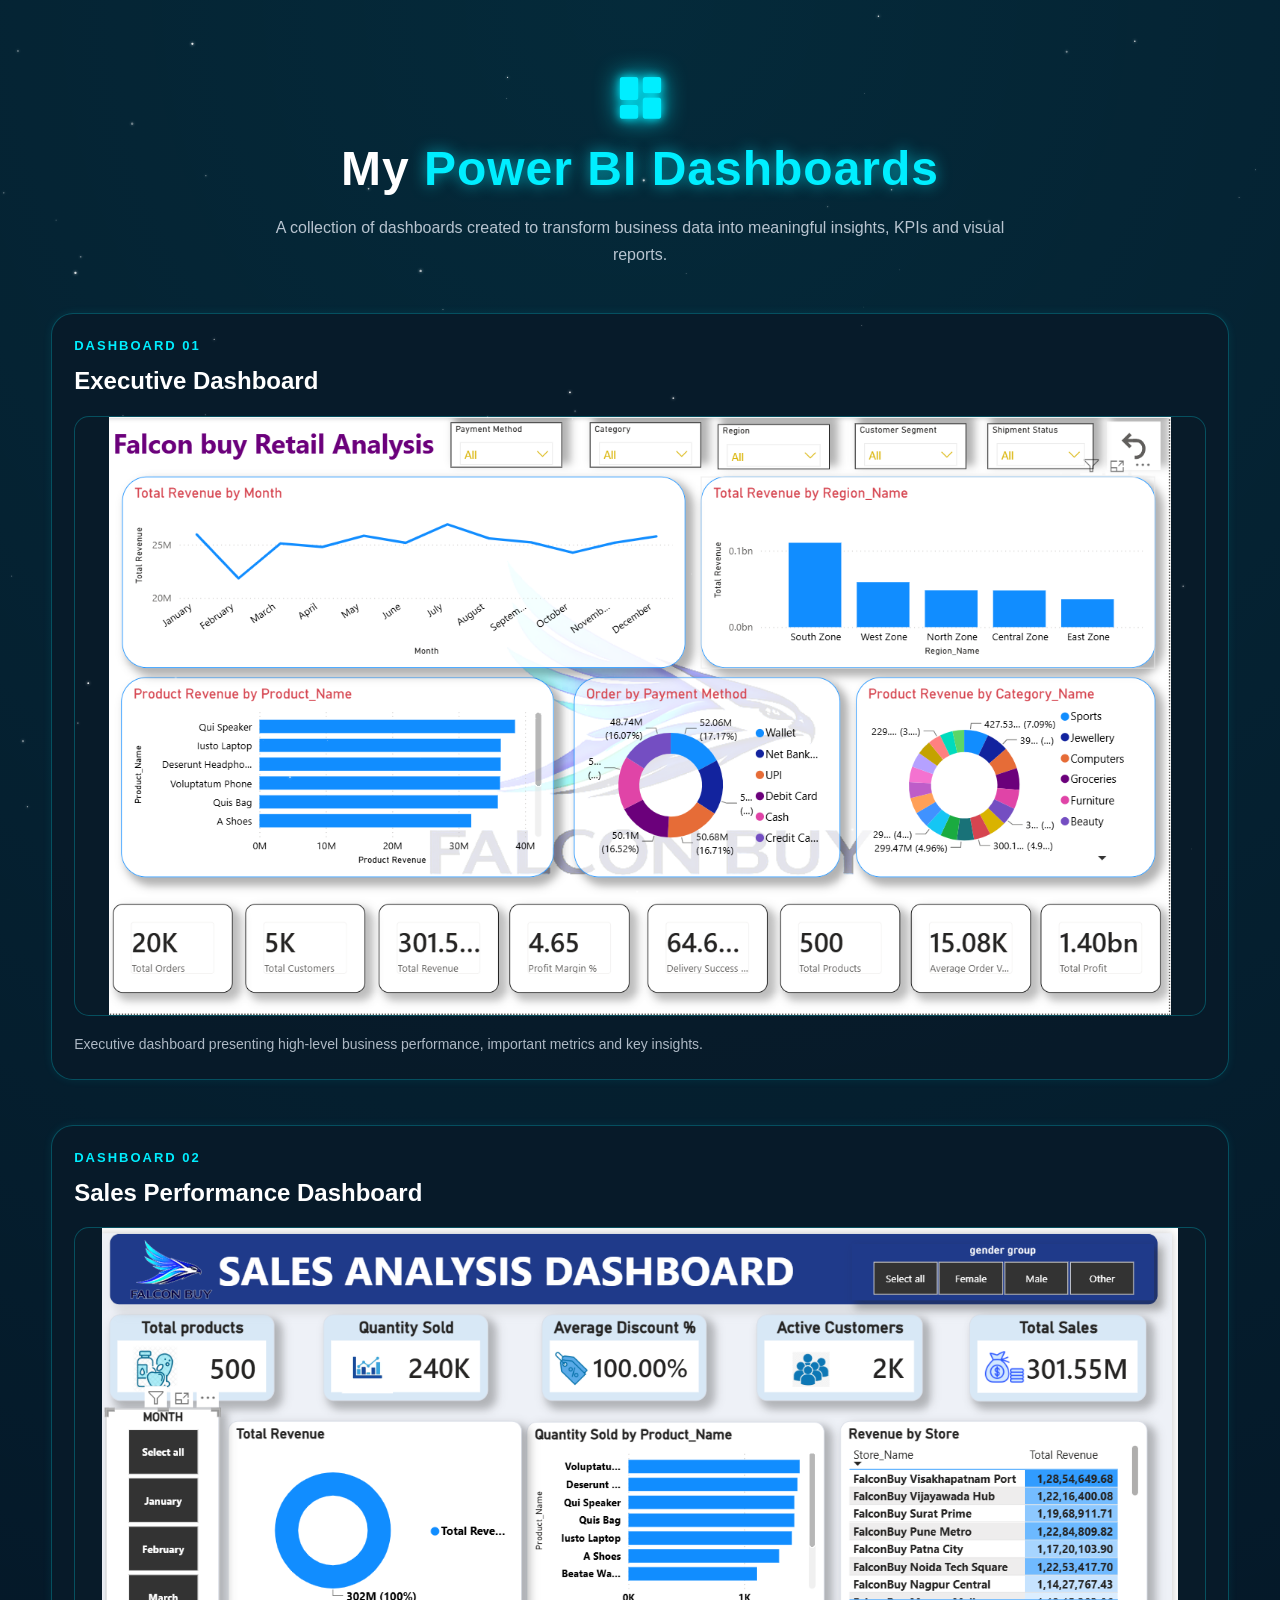
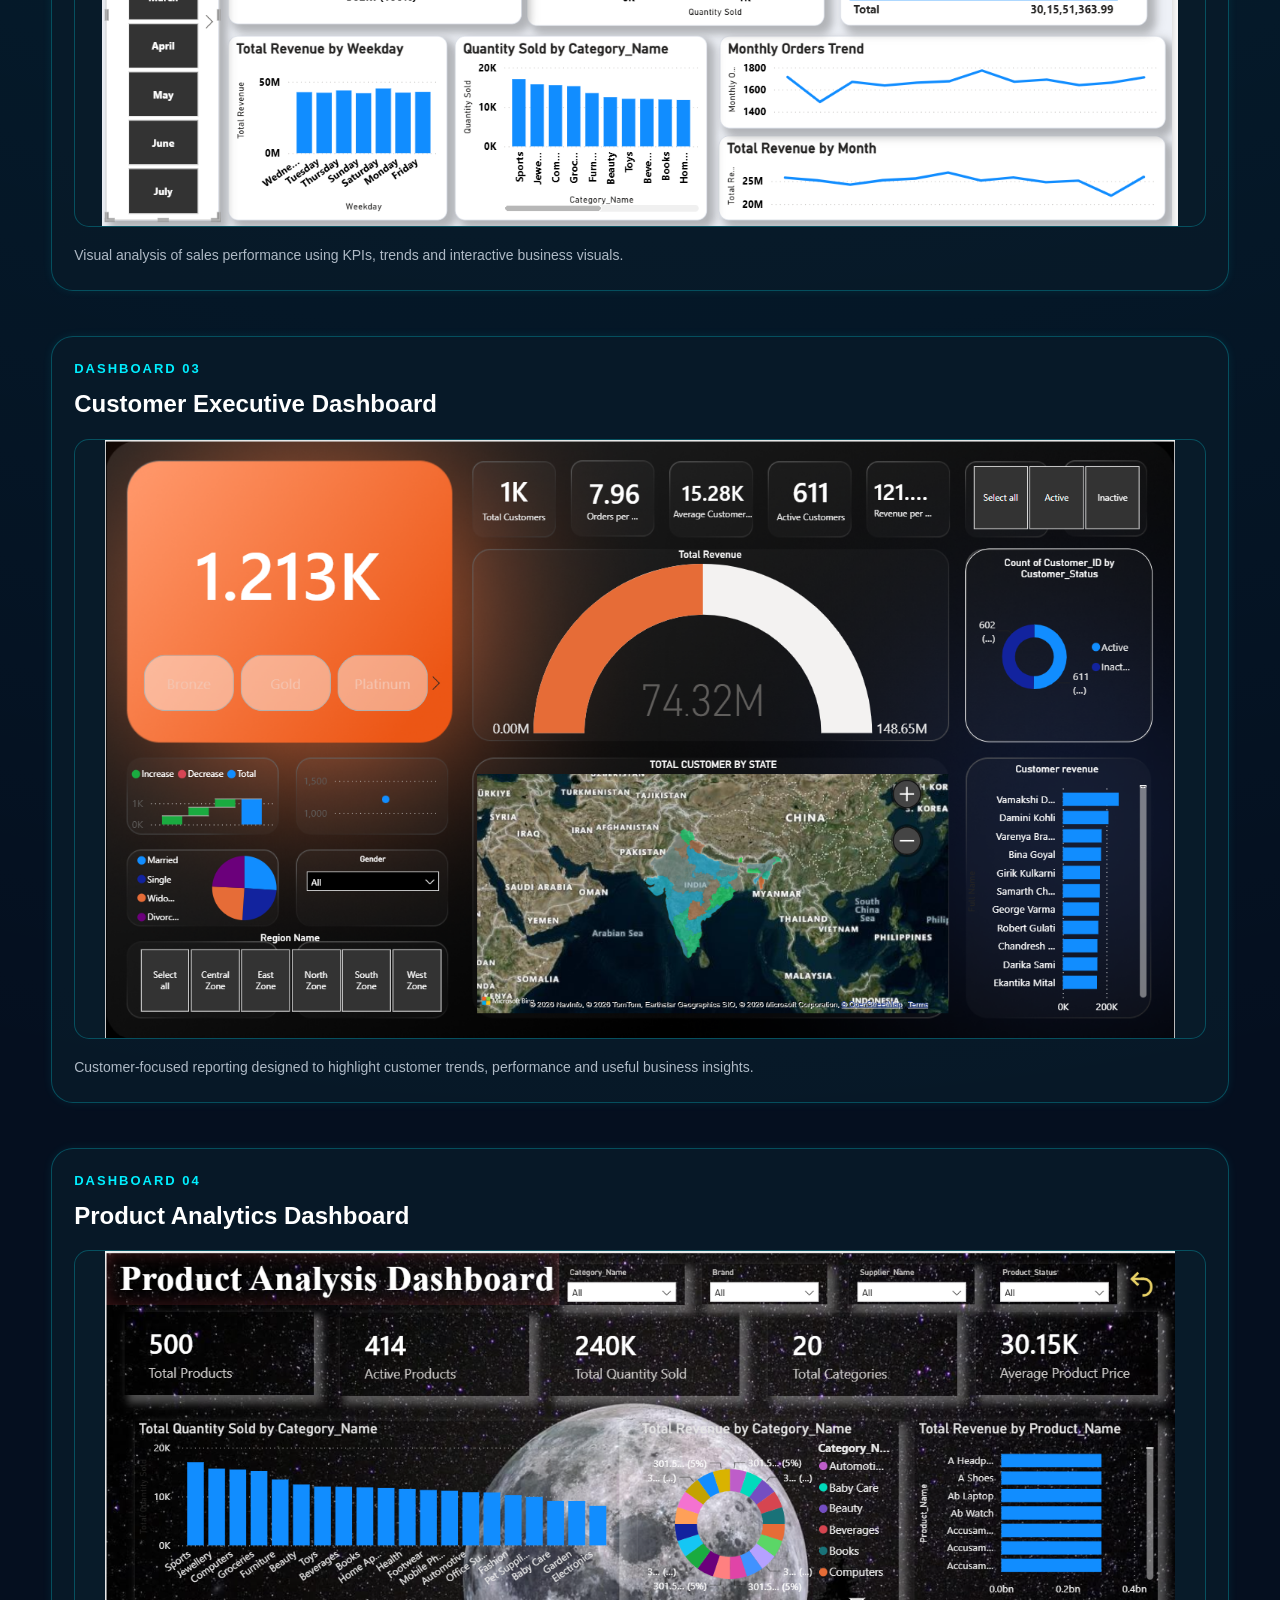
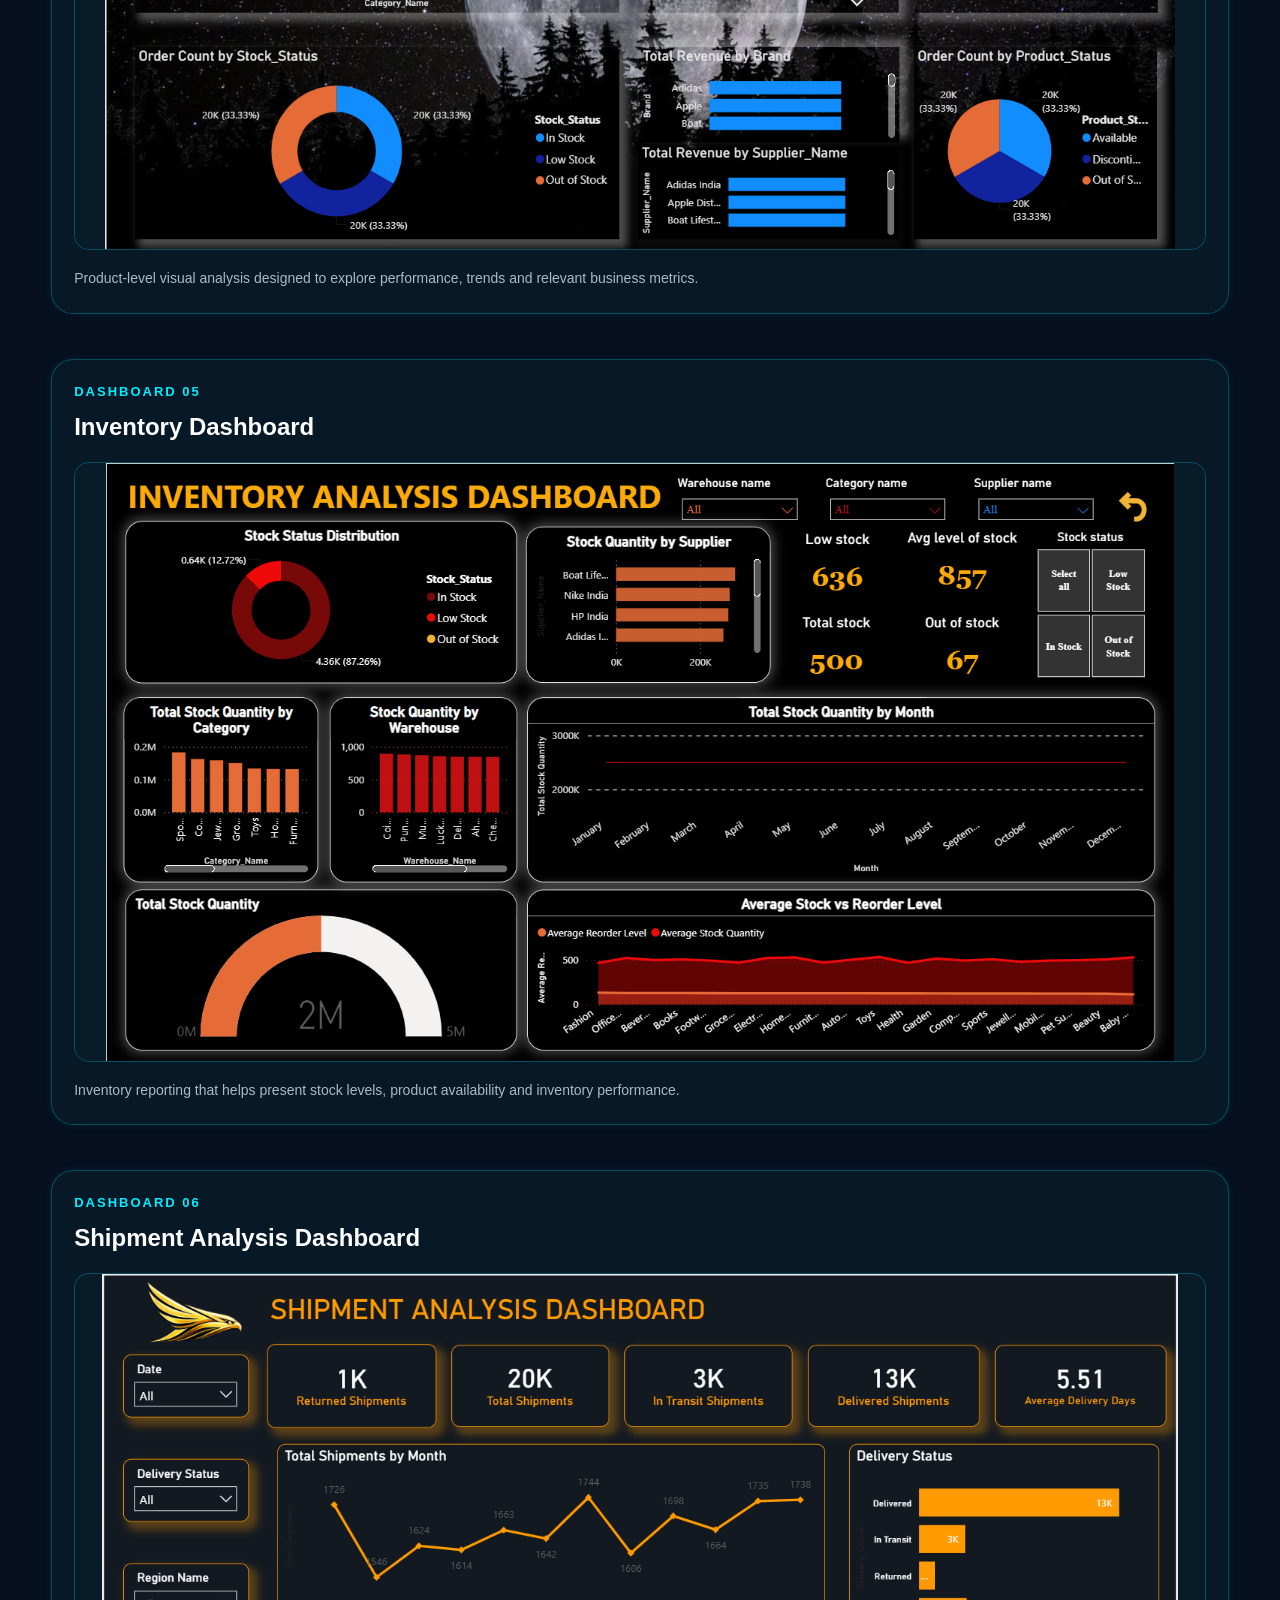
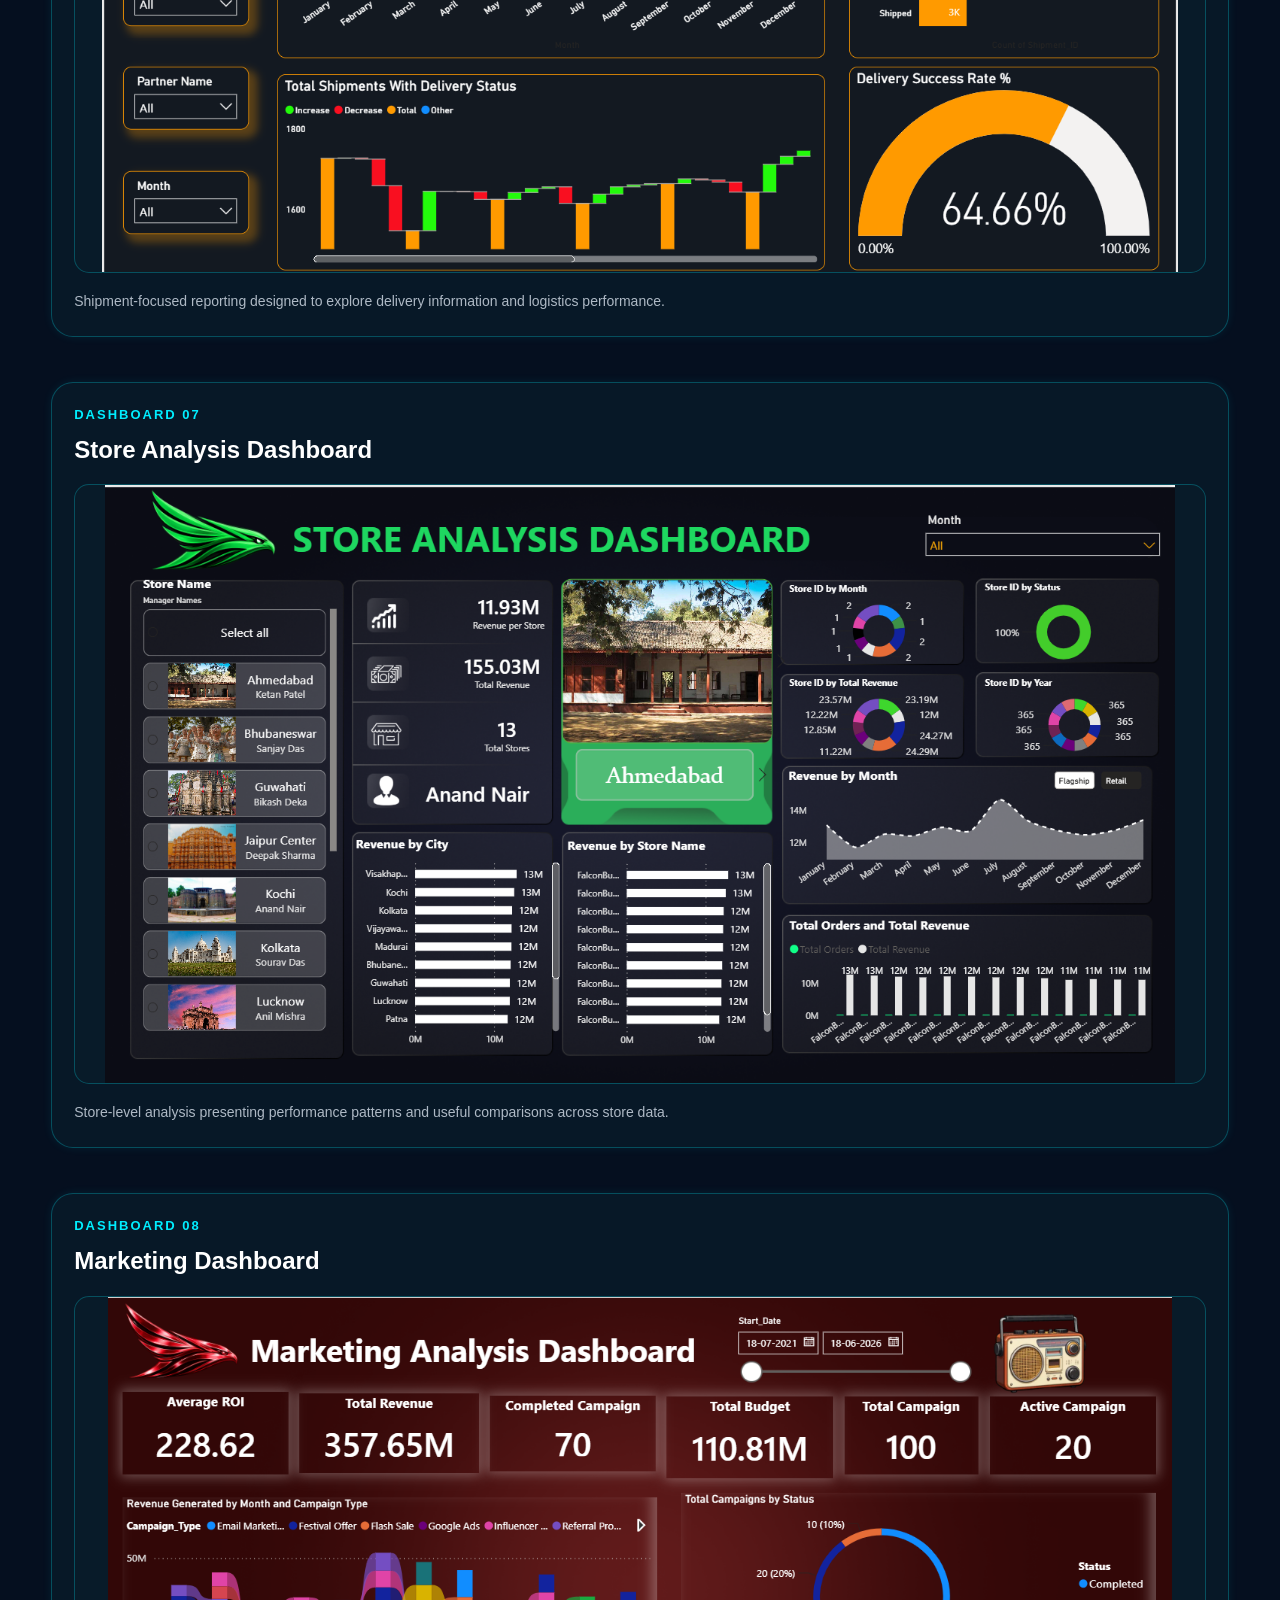
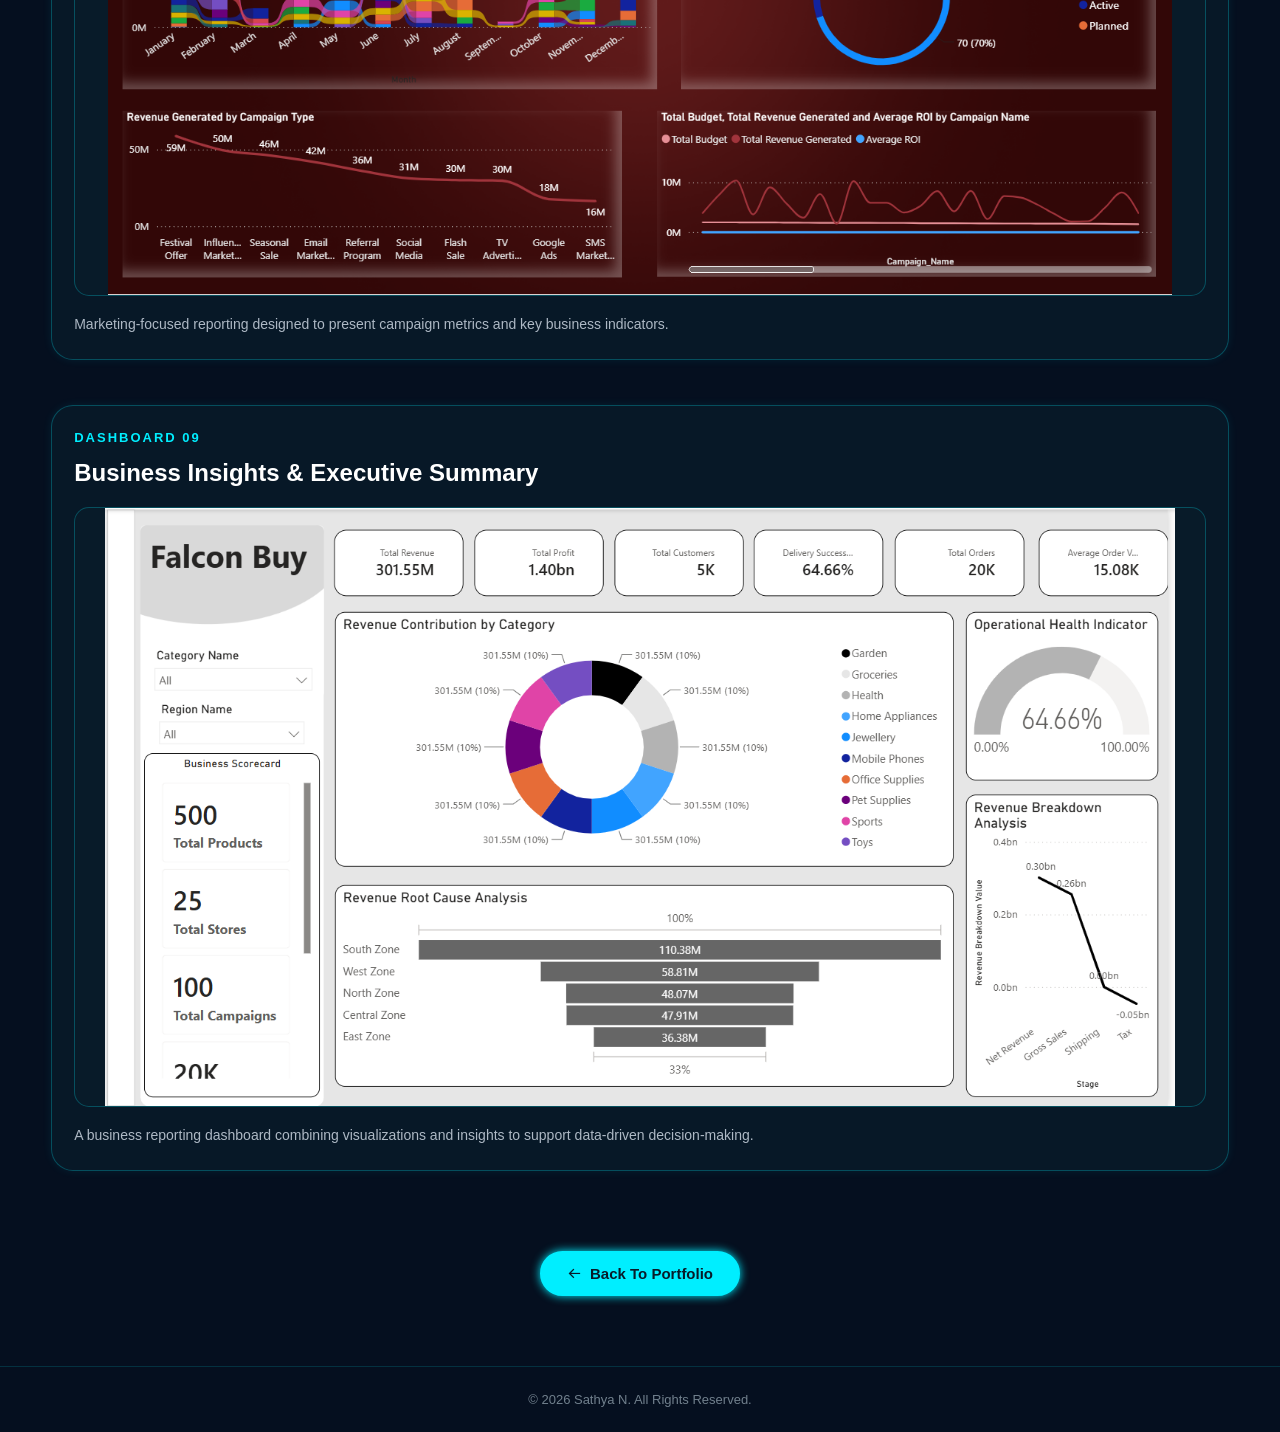
<file: dashboard.html>
<!DOCTYPE html>
<html lang="en">

<head>
    <meta charset="UTF-8">
    <meta name="viewport" content="width=device-width, initial-scale=1.0">

    <title>My Power BI Dashboards | Sathya N</title>

    <!-- Boxicons -->
    <link
        href="https://unpkg.com/boxicons@2.1.4/css/boxicons.min.css"
        rel="stylesheet"
    >

    <style>
        /* ================= GLOBAL ================= */

        * {
            margin: 0;
            padding: 0;
            box-sizing: border-box;
            scroll-behavior: smooth;
        }

        body {
            font-family: Arial, sans-serif;
            background:
                radial-gradient(
                    circle at top,
                    rgba(0, 238, 255, 0.12),
                    transparent 35%
                ),
                #050f1f;
            color: #fff;
            min-height: 100vh;
            overflow-x: hidden;
        }

        /* ================= HEADER ================= */

        .dashboard-header {
            text-align: center;
            padding: 70px 20px 45px;
            position: relative;
            z-index: 1;
        }

        .dashboard-header i {
            font-size: 55px;
            color: #0ef;
            text-shadow:
                0 0 10px #0ef,
                0 0 25px #0ef;
        }

        .dashboard-header h1 {
            margin-top: 15px;
            font-size: 48px;
            letter-spacing: 1px;
        }

        .dashboard-header h1 span {
            color: #0ef;
            text-shadow: 0 0 15px rgba(0, 238, 255, 0.6);
        }

        .dashboard-header p {
            max-width: 750px;
            margin: 18px auto 0;
            color: #b8c4d0;
            line-height: 1.7;
            font-size: 16px;
        }

        /* ================= DASHBOARD CONTAINER ================= */

        .dashboard-container {
            width: 92%;
            max-width: 1250px;
            margin: auto;
            display: flex;
            flex-direction: column;
            gap: 45px;
            padding-bottom: 70px;
            position: relative;
            z-index: 1;
        }

        /* ================= DASHBOARD CARD ================= */

        .dashboard-card {
            background: rgba(8, 27, 41, 0.88);
            border: 1px solid rgba(0, 238, 255, 0.25);
            border-radius: 22px;
            padding: 22px;
            box-shadow: 0 0 10px rgba(0, 238, 255, 0.08);
            transition:
                transform 0.4s ease,
                border-color 0.4s ease,
                box-shadow 0.4s ease;
            overflow: hidden;
        }

        .dashboard-card:hover {
            transform: translateY(-8px);
            border-color: #0ef;
            box-shadow:
                0 0 12px rgba(0, 238, 255, 0.5),
                0 0 35px rgba(0, 238, 255, 0.18);
        }

        /* ================= CARD TITLE ================= */

        .dashboard-number {
            color: #0ef;
            font-size: 13px;
            font-weight: 600;
            letter-spacing: 2px;
            text-transform: uppercase;
        }

        .dashboard-card h2 {
            margin: 10px 0 18px;
            font-size: 24px;
            line-height: 1.4;
        }

        /* ================= DASHBOARD IMAGE ================= */

        .dashboard-image {
            width: 100%;
            height: 600px;
            border-radius: 15px;
            overflow: hidden;
            border: 1px solid rgba(0, 238, 255, 0.25);
            background: #081b29;
        }

        .dashboard-image img {
            width: 100%;
            height: 100%;
            object-fit: contain;
            display: block;
            transition: transform 0.5s ease;
        }

        .dashboard-card:hover .dashboard-image img {
            transform: scale(1.02);
        }

        /* ================= DESCRIPTION ================= */

        .dashboard-card p {
            color: #aeb9c5;
            font-size: 14px;
            line-height: 1.7;
            margin-top: 17px;
        }

        /* ================= BACK BUTTON ================= */

        .back-section {
            text-align: center;
            padding: 10px 20px 70px;
            position: relative;
            z-index: 1;
        }

        .back-btn {
            display: inline-flex;
            align-items: center;
            justify-content: center;
            gap: 8px;
            padding: 12px 25px;
            background: #0ef;
            color: #081b29;
            text-decoration: none;
            border: 2px solid #0ef;
            border-radius: 30px;
            font-size: 15px;
            font-weight: 600;
            box-shadow: 0 0 10px #0ef;
            transition: 0.3s ease;
        }

        .back-btn:hover {
            background: #081b29;
            color: #0ef;
            box-shadow:
                0 0 10px #0ef,
                0 0 25px #0ef,
                0 0 45px rgba(0, 238, 255, 0.5);
            transform: translateY(-3px);
        }

        /* ================= FOOTER ================= */

        footer {
            text-align: center;
            padding: 25px;
            border-top: 1px solid rgba(0, 238, 255, 0.15);
            color: #71808d;
            font-size: 13px;
            position: relative;
            z-index: 1;
        }

        /* ================= SNOW CANVAS ================= */

        #snow-canvas {
            position: fixed;
            inset: 0;
            width: 100%;
            height: 100%;
            pointer-events: none;
            z-index: 999;
        }

        /* ================= CUSTOM CYAN CURSOR ================= */

        @media (pointer: fine) {
            body,
            a,
            button {
                cursor: none;
            }

            #custom-cursor {
                position: fixed;
                top: 0;
                left: 0;
                width: 12px;
                height: 12px;
                background: #fff;
                border-radius: 50%;
                box-shadow:
                    0 0 6px #0ef,
                    0 0 15px #0ef,
                    0 0 25px rgba(0, 238, 255, 0.7);
                pointer-events: none;
                z-index: 10001;
                transform: translate(-50%, -50%);
                display: none;
            }

            #cursor-trail {
                position: fixed;
                top: 0;
                left: 0;
                width: 32px;
                height: 32px;
                border: 1px solid rgba(0, 238, 255, 0.85);
                border-radius: 50%;
                box-shadow: 0 0 12px rgba(0, 238, 255, 0.25);
                pointer-events: none;
                z-index: 10000;
                transform: translate(-50%, -50%);
                transition:
                    width 0.2s ease,
                    height 0.2s ease,
                    border-color 0.2s ease,
                    box-shadow 0.2s ease;
                display: none;
            }

            #cursor-trail.cursor-hover {
                width: 44px;
                height: 44px;
                border-color: #fff;
                box-shadow:
                    0 0 12px rgba(0, 238, 255, 0.5),
                    0 0 25px rgba(0, 238, 255, 0.25);
            }
        }

        /* ================= RESPONSIVE ================= */

        @media (max-width: 850px) {
            .dashboard-header h1 {
                font-size: 38px;
            }

            .dashboard-image {
                height: 420px;
            }

            .dashboard-container {
                gap: 30px;
            }
        }

        @media (max-width: 500px) {
            .dashboard-header {
                padding: 45px 15px 30px;
            }

            .dashboard-header i {
                font-size: 45px;
            }

            .dashboard-header h1 {
                font-size: 30px;
            }

            .dashboard-header p {
                font-size: 14px;
            }

            .dashboard-container {
                width: 92%;
                gap: 25px;
            }

            .dashboard-card {
                padding: 15px;
                border-radius: 17px;
            }

            .dashboard-card h2 {
                font-size: 20px;
            }

            .dashboard-image {
                height: 230px;
            }

            .dashboard-card p {
                font-size: 13px;
            }

            .back-btn {
                padding: 11px 20px;
            }
        }

        /* ================= REDUCED MOTION ================= */

        @media (prefers-reduced-motion: reduce) {
            *,
            *::before,
            *::after {
                scroll-behavior: auto !important;
                transition-duration: 0.01ms !important;
            }

            #cursor-trail {
                transition: none;
            }
        }
    </style>
</head>

<body>

    <!-- ================= HEADER ================= -->

    <header class="dashboard-header">
        <i class="bx bxs-dashboard" aria-hidden="true"></i>

        <h1>
            My <span>Power BI Dashboards</span>
        </h1>

        <p>
            A collection of dashboards created to transform business
            data into meaningful insights, KPIs and visual reports.
        </p>
    </header>

    <!-- ================= DASHBOARD COLLECTION ================= -->

    <main class="dashboard-container">

        <!-- DASHBOARD 1 -->

        <article class="dashboard-card">
            <span class="dashboard-number">Dashboard 01</span>
            <h2>Executive Dashboard</h2>

            <div class="dashboard-image">
                <img
                    src="executive dash 1 .png"
                    alt="Executive Power BI Dashboard"
                    loading="lazy"
                >
            </div>

            <p>
                Executive dashboard presenting high-level business
                performance, important metrics and key insights.
            </p>
        </article>

        <!-- DASHBOARD 2 -->

        <article class="dashboard-card">
            <span class="dashboard-number">Dashboard 02</span>
            <h2>Sales Performance Dashboard</h2>

            <div class="dashboard-image">
                <img
                    src="sales dash 2.png"
                    alt="Sales Performance Dashboard"
                    loading="lazy"
                >
            </div>

            <p>
                Visual analysis of sales performance using KPIs,
                trends and interactive business visuals.
            </p>
        </article>

        <!-- DASHBOARD 3 -->

        <article class="dashboard-card">
            <span class="dashboard-number">Dashboard 03</span>
            <h2>Customer Executive Dashboard</h2>

            <div class="dashboard-image">
                <img
                    src="customer dash 3.png"
                    alt="Customer Executive Dashboard"
                    loading="lazy"
                >
            </div>

            <p>
                Customer-focused reporting designed to highlight
                customer trends, performance and useful business insights.
            </p>
        </article>

        <!-- DASHBOARD 4 -->

        <article class="dashboard-card">
            <span class="dashboard-number">Dashboard 04</span>
            <h2>Product Analytics Dashboard</h2>

            <div class="dashboard-image">
                <img
                    src="product dash 4.png"
                    alt="Product Analytics Dashboard"
                    loading="lazy"
                >
            </div>

            <p>
                Product-level visual analysis designed to explore
                performance, trends and relevant business metrics.
            </p>
        </article>

        <!-- DASHBOARD 5 -->

        <article class="dashboard-card">
            <span class="dashboard-number">Dashboard 05</span>
            <h2>Inventory Dashboard</h2>

            <div class="dashboard-image">
                <img
                    src="inventory dash 5.png"
                    alt="Inventory Dashboard"
                    loading="lazy"
                >
            </div>

            <p>
                Inventory reporting that helps present stock levels,
                product availability and inventory performance.
            </p>
        </article>

        <!-- DASHBOARD 6 -->

        <article class="dashboard-card">
            <span class="dashboard-number">Dashboard 06</span>
            <h2>Shipment Analysis Dashboard</h2>

            <div class="dashboard-image">
                <img
                    src="shipment dash 6.png"
                    alt="Shipment Analysis Dashboard"
                    loading="lazy"
                >
            </div>

            <p>
                Shipment-focused reporting designed to explore
                delivery information and logistics performance.
            </p>
        </article>

        <!-- DASHBOARD 7 -->

        <article class="dashboard-card">
            <span class="dashboard-number">Dashboard 07</span>
            <h2>Store Analysis Dashboard</h2>

            <div class="dashboard-image">
                <img
                    src="store dash 7.png"
                    alt="Store Analysis Dashboard"
                    loading="lazy"
                >
            </div>

            <p>
                Store-level analysis presenting performance patterns
                and useful comparisons across store data.
            </p>
        </article>

        <!-- DASHBOARD 8 -->

        <article class="dashboard-card">
            <span class="dashboard-number">Dashboard 08</span>
            <h2>Marketing Dashboard</h2>

            <div class="dashboard-image">
                <img
                    src="marketing dashboard.png"
                    alt="Marketing Dashboard"
                    loading="lazy"
                >
            </div>

            <p>
                Marketing-focused reporting designed to present
                campaign metrics and key business indicators.
            </p>
        </article>

        <!-- DASHBOARD 9 -->

        <article class="dashboard-card">
            <span class="dashboard-number">Dashboard 09</span>
            <h2>Business Insights &amp; Executive Summary</h2>

            <div class="dashboard-image">
                <img
                    src="Business Insights & Executive Summary.png"
                    alt="Business Insights and Executive Summary Dashboard"
                    loading="lazy"
                >
            </div>

            <p>
                A business reporting dashboard combining visualizations
                and insights to support data-driven decision-making.
            </p>
        </article>

    </main>

    <!-- ================= BACK BUTTON ================= -->

    <div class="back-section">
        <a href="index.html" class="back-btn">
            <i class="bx bx-arrow-back" aria-hidden="true"></i>
            Back To Portfolio
        </a>
    </div>

    <!-- ================= FOOTER ================= -->

    <footer>
        &copy; 2026 Sathya N. All Rights Reserved.
    </footer>

    <!-- ================= SNOW CANVAS ================= -->

    <canvas id="snow-canvas" aria-hidden="true"></canvas>

    <!-- ================= SNOW ANIMATION ================= -->

    <script>
        const snowCanvas = document.getElementById("snow-canvas");
        const snowCtx = snowCanvas.getContext("2d");

        let snowflakes = [];

        const snowSettings = {
            count: 100,
            minSize: 0.3,
            maxSize: 1.2,
            speed: 1.2,
            glow: 3,
            opacity: 0.7
        };

        function resizeSnowCanvas() {
            const pixelRatio = Math.min(
                window.devicePixelRatio || 1,
                2
            );

            snowCanvas.width = window.innerWidth * pixelRatio;
            snowCanvas.height = window.innerHeight * pixelRatio;

            snowCanvas.style.width = window.innerWidth + "px";
            snowCanvas.style.height = window.innerHeight + "px";

            snowCtx.setTransform(
                pixelRatio, 0, 0, pixelRatio, 0, 0
            );
        }

        function createSnowflake(initial = false) {
            return {
                x: Math.random() * window.innerWidth,
                y: initial
                    ? Math.random() * window.innerHeight
                    : -10,

                size: Math.random() *
                    (snowSettings.maxSize - snowSettings.minSize)
                    + snowSettings.minSize,

                speed: Math.random() * snowSettings.speed + 0.3,

                drift: Math.random() * 0.8 - 0.4,

                opacity: Math.random() * snowSettings.opacity + 0.2
            };
        }

        function initSnow() {
            snowflakes = [];

            for (let i = 0; i < snowSettings.count; i++) {
                snowflakes.push(createSnowflake(true));
            }
        }

        function animateSnow() {
            snowCtx.clearRect(
                0,
                0,
                window.innerWidth,
                window.innerHeight
            );

            snowflakes.forEach((snow, index) => {
                snow.y += snow.speed;
                snow.x += snow.drift;

                if (snow.y > window.innerHeight + 10) {
                    snowflakes[index] = createSnowflake();
                }

                if (snow.x > window.innerWidth + 10) {
                    snow.x = -10;
                }

                if (snow.x < -10) {
                    snow.x = window.innerWidth + 10;
                }

                snowCtx.beginPath();

                snowCtx.arc(
                    snow.x,
                    snow.y,
                    snow.size,
                    0,
                    Math.PI * 2
                );

                snowCtx.fillStyle =
                    `rgba(255, 255, 255, ${snow.opacity})`;

                snowCtx.shadowBlur = snowSettings.glow;
                snowCtx.shadowColor = "#ffffff";
                snowCtx.fill();
            });

            snowCtx.shadowBlur = 0;
            requestAnimationFrame(animateSnow);
        }

        resizeSnowCanvas();
        initSnow();
        animateSnow();

        window.addEventListener("resize", () => {
            resizeSnowCanvas();
            initSnow();
        });
    </script>

    <!-- ================= CUSTOM CURSOR ANIMATION ================= -->

    <script>
        if (window.matchMedia("(pointer: fine)").matches) {
            const cursor = document.createElement("div");
            cursor.id = "custom-cursor";
            cursor.setAttribute("aria-hidden", "true");

            const trail = document.createElement("div");
            trail.id = "cursor-trail";
            trail.setAttribute("aria-hidden", "true");

            document.body.appendChild(trail);
            document.body.appendChild(cursor);

            let mouseX = 0;
            let mouseY = 0;
            let trailX = 0;
            let trailY = 0;
            let mouseMoved = false;

            document.addEventListener("mousemove", function (event) {
                mouseX = event.clientX;
                mouseY = event.clientY;
                mouseMoved = true;

                cursor.style.left = mouseX + "px";
                cursor.style.top = mouseY + "px";

                cursor.style.display = "block";
                trail.style.display = "block";
            });

            function animateTrail() {
                if (mouseMoved) {
                    trailX += (mouseX - trailX) * 0.15;
                    trailY += (mouseY - trailY) * 0.15;

                    trail.style.left = trailX + "px";
                    trail.style.top = trailY + "px";
                }

                requestAnimationFrame(animateTrail);
            }

            document.addEventListener("mouseleave", function () {
                cursor.style.display = "none";
                trail.style.display = "none";
            });

            document.addEventListener("mouseenter", function () {
                if (mouseMoved) {
                    cursor.style.display = "block";
                    trail.style.display = "block";
                }
            });

            const hoverElements = document.querySelectorAll(
                "a, button, .dashboard-card, .dashboard-image"
            );

            hoverElements.forEach(function (element) {
                element.addEventListener("mouseenter", function () {
                    trail.classList.add("cursor-hover");
                });

                element.addEventListener("mouseleave", function () {
                    trail.classList.remove("cursor-hover");
                });
            });

            animateTrail();
        }
    </script>

</body>
</html>
</file>
